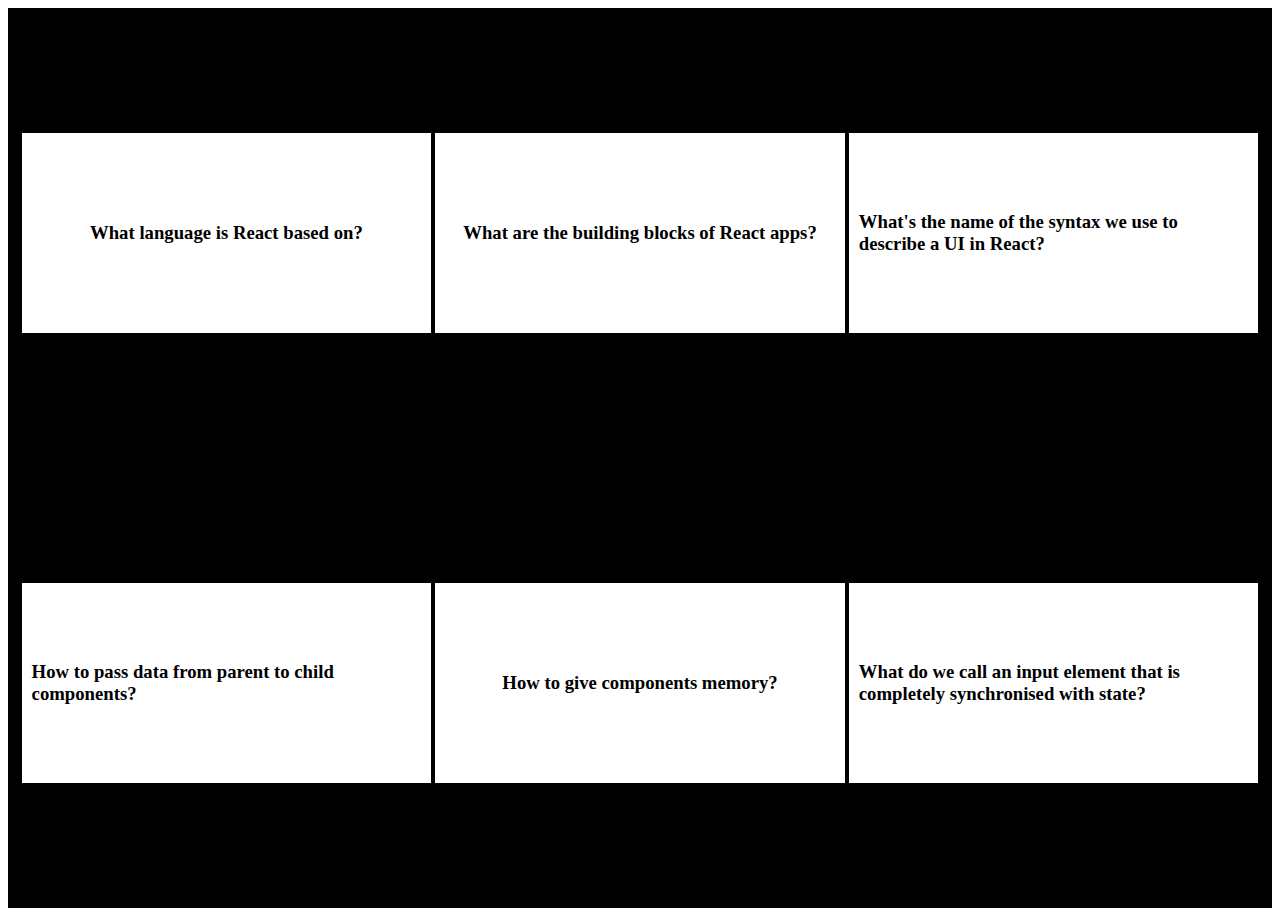
<file: Task-2-Display-Card/index.html>
<!DOCTYPE html>
<html lang="en">
<head>
  <meta charset="UTF-8">
  <meta name="viewport" content="width=device-width, initial-scale=1.0">
  <title>Task-2</title>
</head>
<link rel="stylesheet" href="./index.css">
<body>
  <div id="questionContainer">

  </div>

  <script src="./index.js"></script>
</body>
</html>
</file>
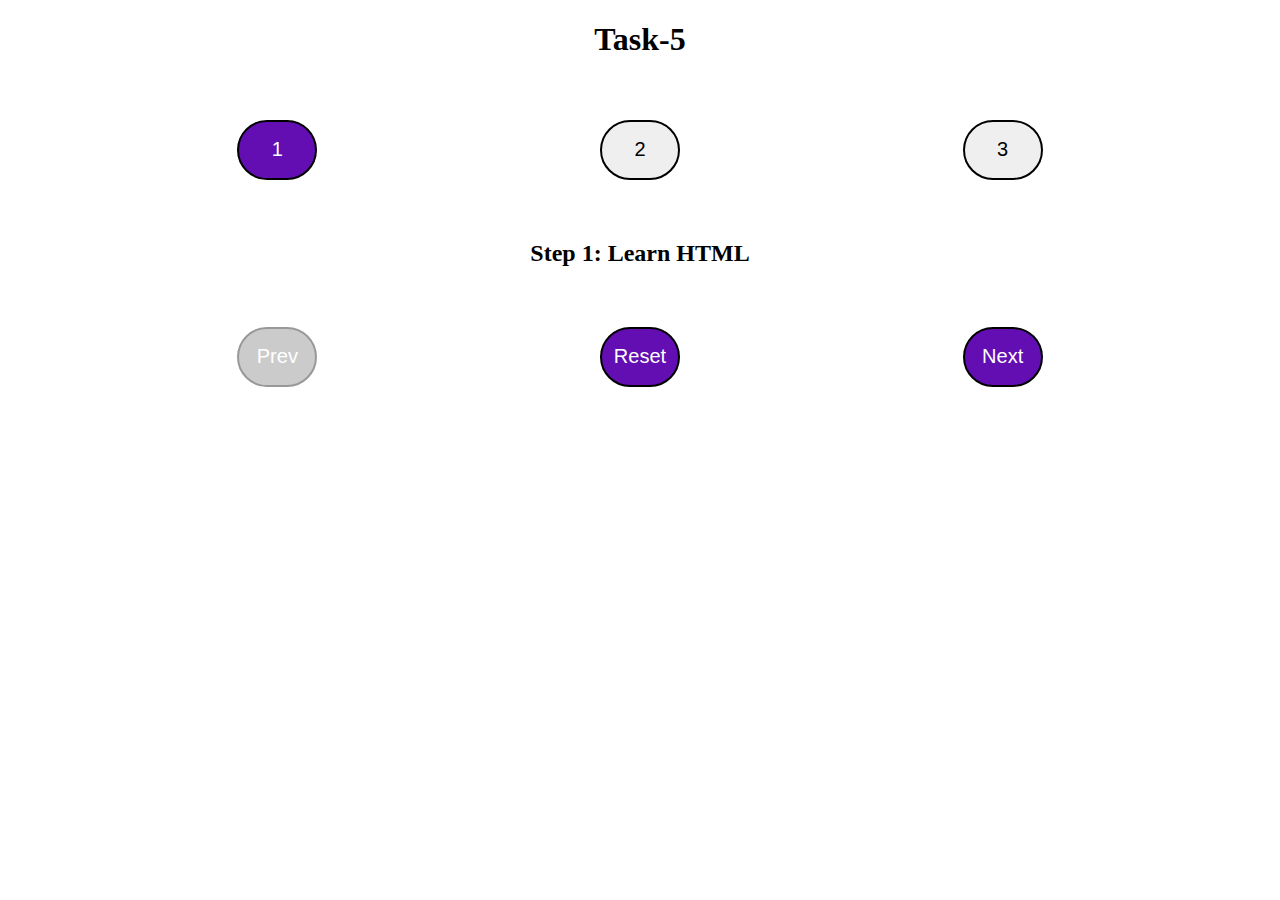
<file: Task-5-Circle-Navigation/index.html>
<!DOCTYPE html>
<html lang="en">
<head>
  <meta charset="UTF-8">
  <meta name="viewport" content="width=device-width, initial-scale=1.0">
  <title>Dancing Button</title>
  <link rel="stylesheet" href="./index.css">
</head>
<body>
  <h1 id="mainHeading">Task-5</h1>

  <div id="container">
    <div class="nmbr">
      <button id="1" class="btn">1</button>
      <button id="2" class="btn">2</button>
      <button id="3" class="btn">3</button>
    </div>
    <h2 class="text">Step 1: Learn HTML</h2>
    <div class="button">
      <button id="prev" class="btn purple">Prev</button>
      <button id="reset" class="btn purple">Reset</button>
      <button id="next" class="btn purple">Next</button>
    </div>
  </div>

<script src="./index.js"></script>
</body>
</html>
</file>
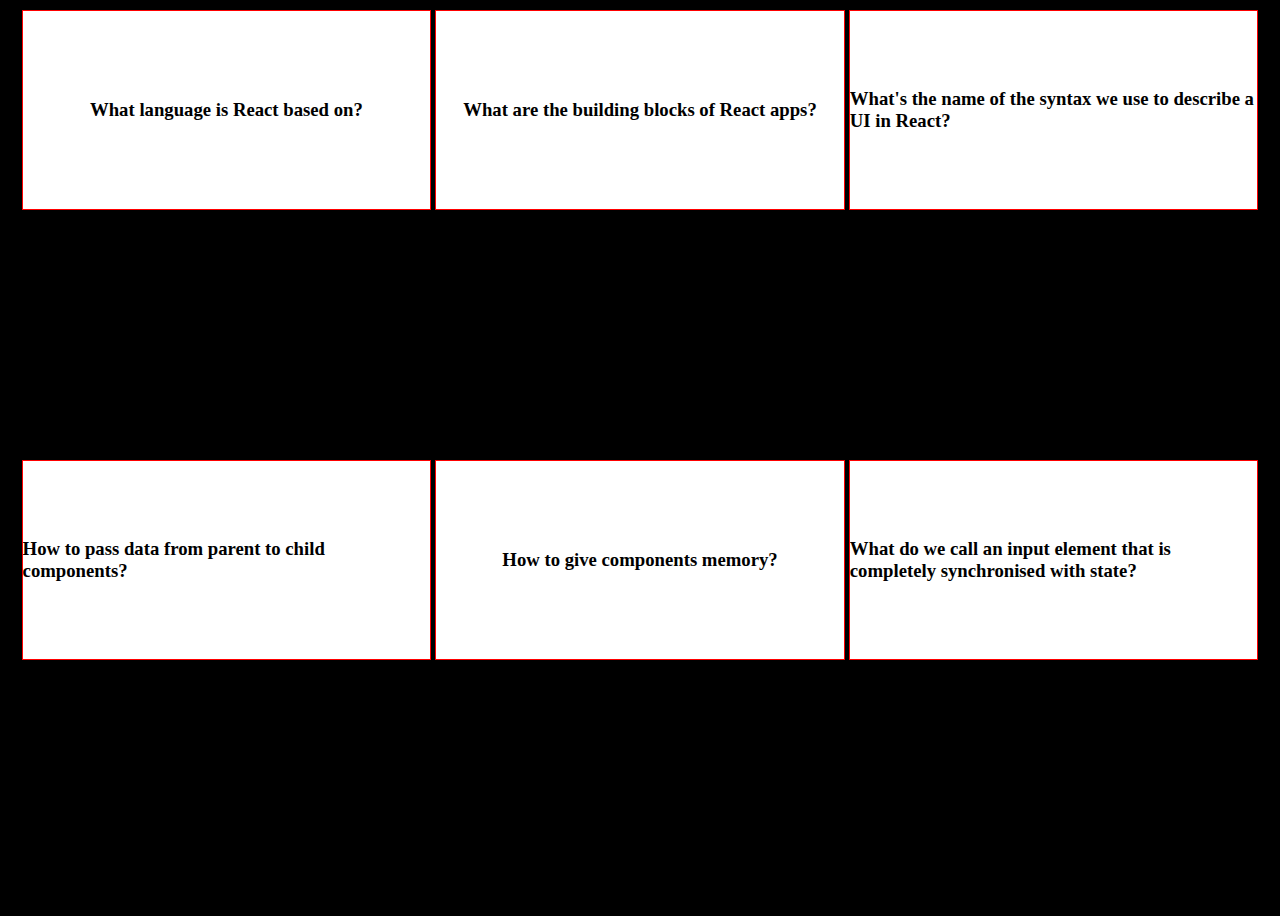
<file: Task2/index.html>
<!DOCTYPE html>
<html lang="en">
  <head>
    <meta charset="UTF-8" />
    <meta name="viewport" content="width=device-width, initial-scale=1.0" />
    <title>Task 2</title>
    <link rel="stylesheet" href="./index.css">
  </head>
  <body>
    <div class="container">
      <div class="item" id="1" onclick="question1()">
        <h3 id="qh1">What language is React based on?</h3>
      </div>
      <div class="item" id="2" onclick="question2()">
        <h3 id="qh2">What are the building blocks of React apps?</h3>
      </div>
      <div class="item" id="3" onclick="question3()">
        <h3 id="qh3">What's the name of the syntax we use to describe a UI in React?</h3>
      </div>
      <div class="item" id="4" onclick="question4()">
        <h3 id="qh4">How to pass data from parent to child components?</h3>
      </div>
      <div class="item" id="5" onclick="question5()">
        <h3 id="qh5">How to give components memory?</h3>
      </div>
      <div class="item" id="6" onclick="question6()">
        <h3 id="qh6">
          What do we call an input element that is completely synchronised with
          state?
        </h3>
      </div>
    </div>

    <script src="./index.js"></script>
  </body>
</html>
</file>
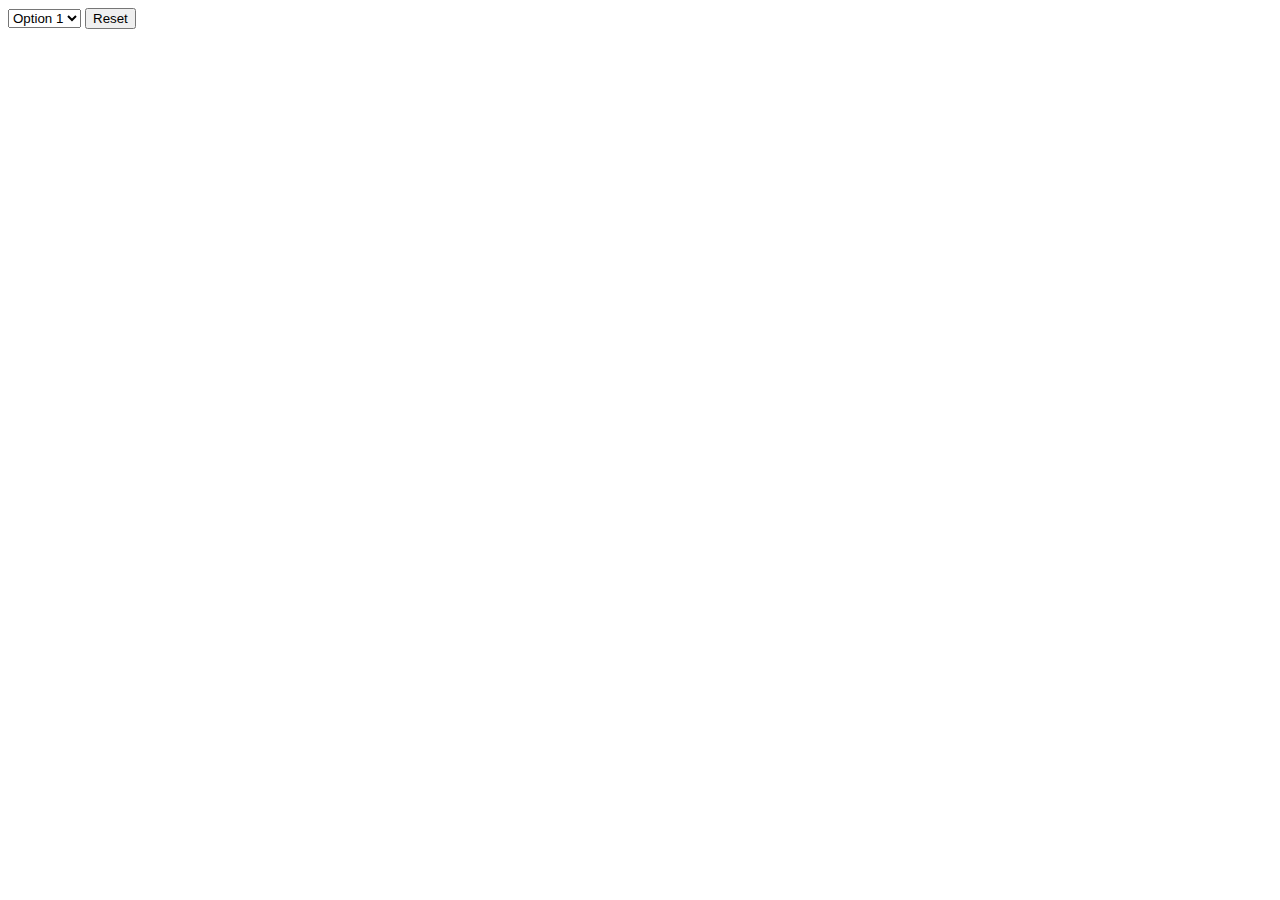
<file: Task-2-Display-Card/kk.html>
<!DOCTYPE html>
<html lang="en">
<head>
    <meta charset="UTF-8">
    <meta name="viewport" content="width=device-width, initial-scale=1.0">
    <title>Reset Dropdown</title>
</head>
<body>
    <select id="myDropdown">
        <option value="1">Option 1</option>
        <option value="2">Option 2</option>
        <option value="3">Option 3</option>
    </select>
    <button onclick="resetDropdown()">Reset</button>

    <script>
        function resetDropdown() {
            document.getElementById("myDropdown").selectedIndex = -1;
        }
    </script>
</body>
</html>
</file>
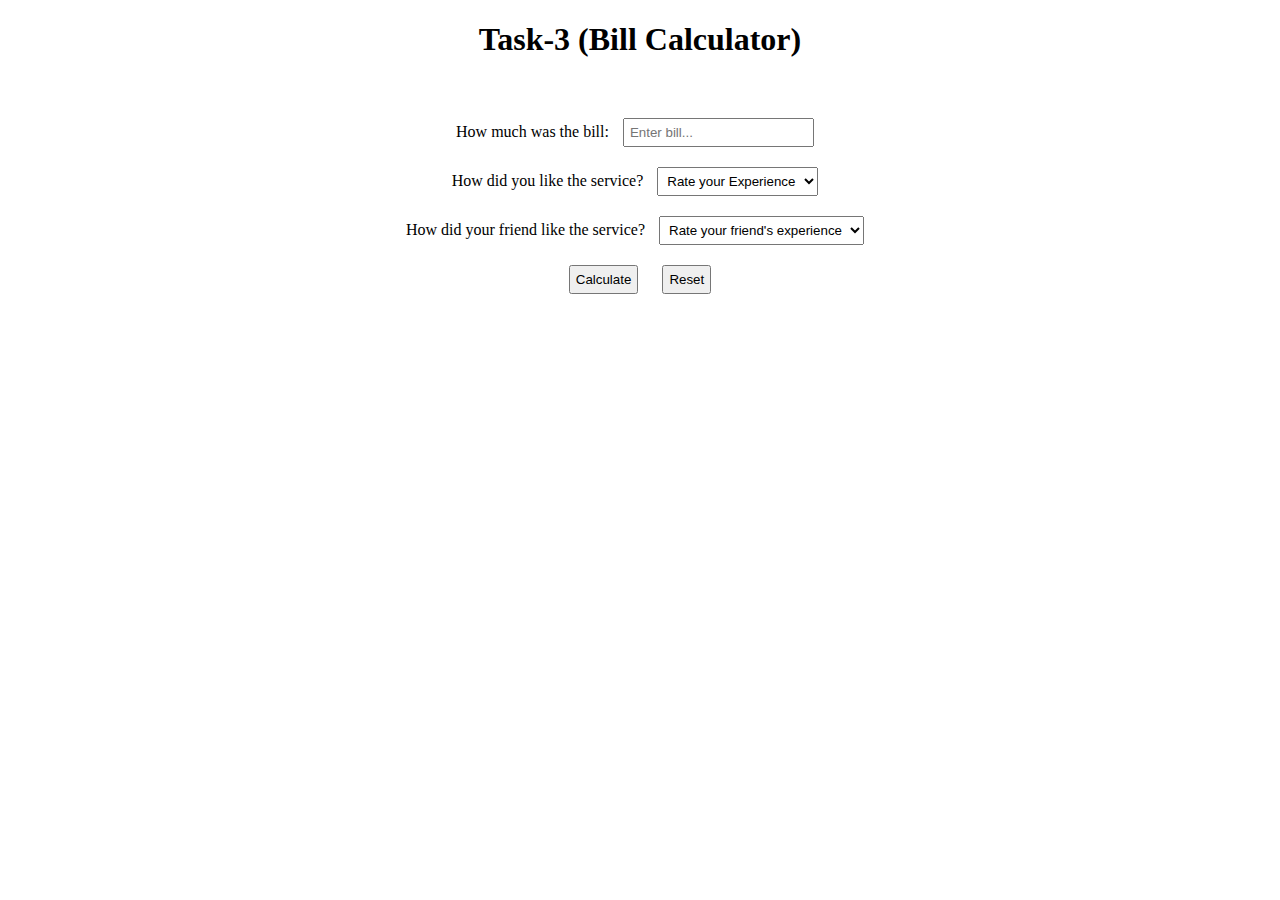
<file: Task-4-Bill-Calculator/Bill-Cal.html>
<!DOCTYPE html>
<html lang="en">
<head>
  <meta charset="UTF-8">
  <meta name="viewport" content="width=device-width, initial-scale=1.0">
  <title>Task-3 (Bill Calculator)</title>
  <link rel="stylesheet" href="./Bill-Cal.css">
</head>
<body>
  <h1 id="mainHeading">Task-3 (Bill Calculator)</h1>
  <div id="container">
    <label for="bill">How much was the bill: </label>
    <input type="text"name="bill"class="inputField" placeholder="Enter bill...">
    <br>
    <label for="yourExp">How did you like the service? </label>
    <select name="yourExp" id="yourExp" class="dropDown">
      <option value="">Rate your Experience</option>
      <option value="5">It was ok (5%)</option>
      <option value="10">It was ok (10%)</option>
      <option value="15">It was ok (15%)</option>
    </select>
    <br>
    <label for="frndExp">How did your friend like the service? </label>
    <select name="frndExp" id="frndExp"class="dropDown">
      <option value="">Rate your friend's experience</option>
      <option value="5">It was ok (5%)</option>
      <option value="10">It was ok (10%)</option>
      <option value="15">It was ok (15%)</option>
    </select> <br>
    <h3 id="msg" class="none">Total bill</h3>
    <button class="btn" onclick="cal()">Calculate</button>
    <button class="btn" onclick="reset()">Reset</button> <br>
  </div>
  <script src="./Bill-Cal.js"></script>
</body>
</html>
</file>
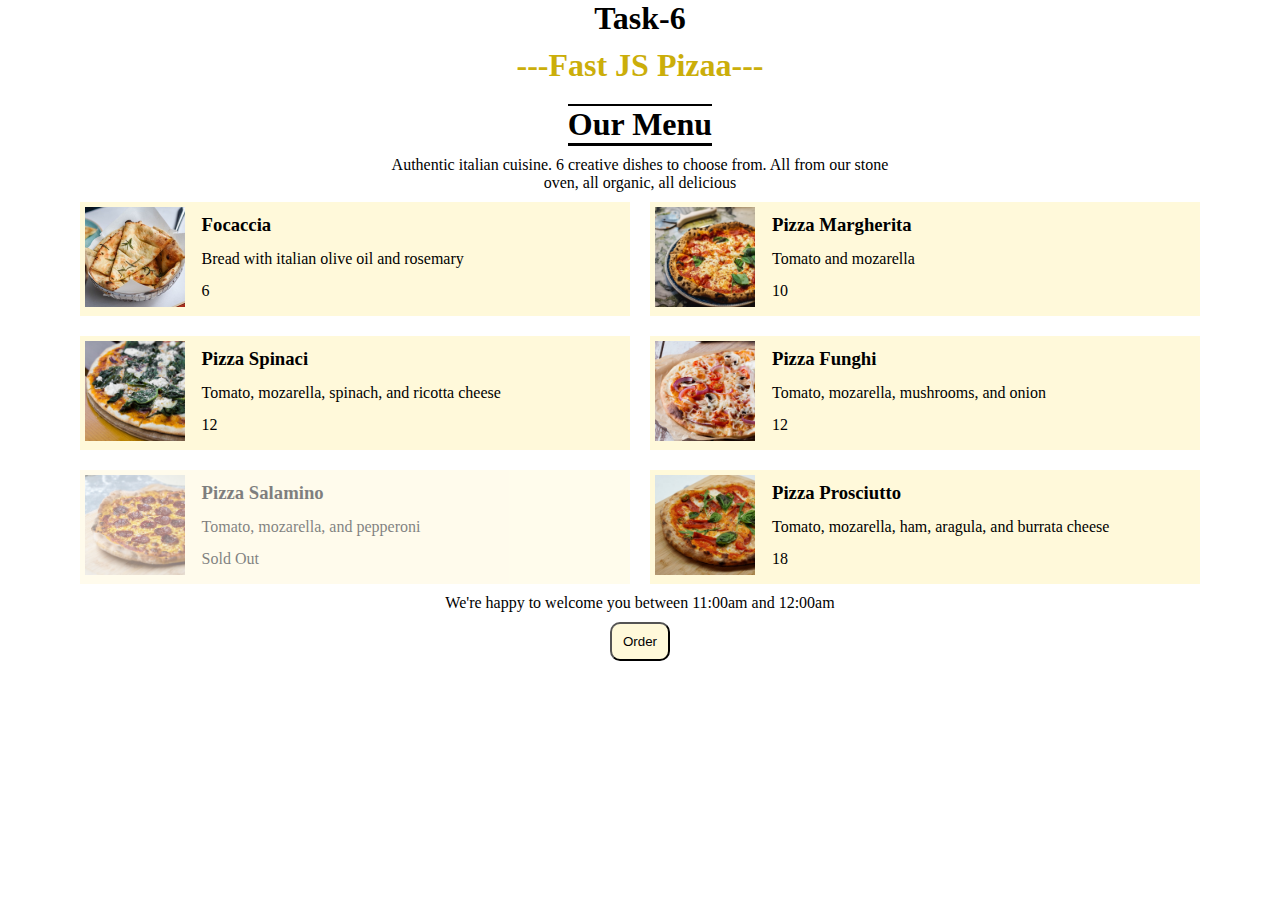
<file: Task-6-Menu/menu.html>
<!DOCTYPE html>
<html lang="en">
<head>
  <meta charset="UTF-8">
  <meta name="viewport" content="width=device-width, initial-scale=1.0">
  <title>Pizza Menu</title>
  <link rel="stylesheet" href="./menu.css">
</head>
<body>
  <div class="nav">
    <h1 id="mainHeading" >Task-6</h1>
    <h1 id="name" >---Fast JS Pizaa---</h1>
    <h1 id="menu" >Our Menu</h1>
    <p id="disc" class="center">Authentic italian cuisine. 6 creative dishes to choose from. All from our stone oven, all organic, all delicious</p>
  </div>

  <div class="container">

  </div>
  <script src="./menu.js"></script>
</body>
</html>
</file>
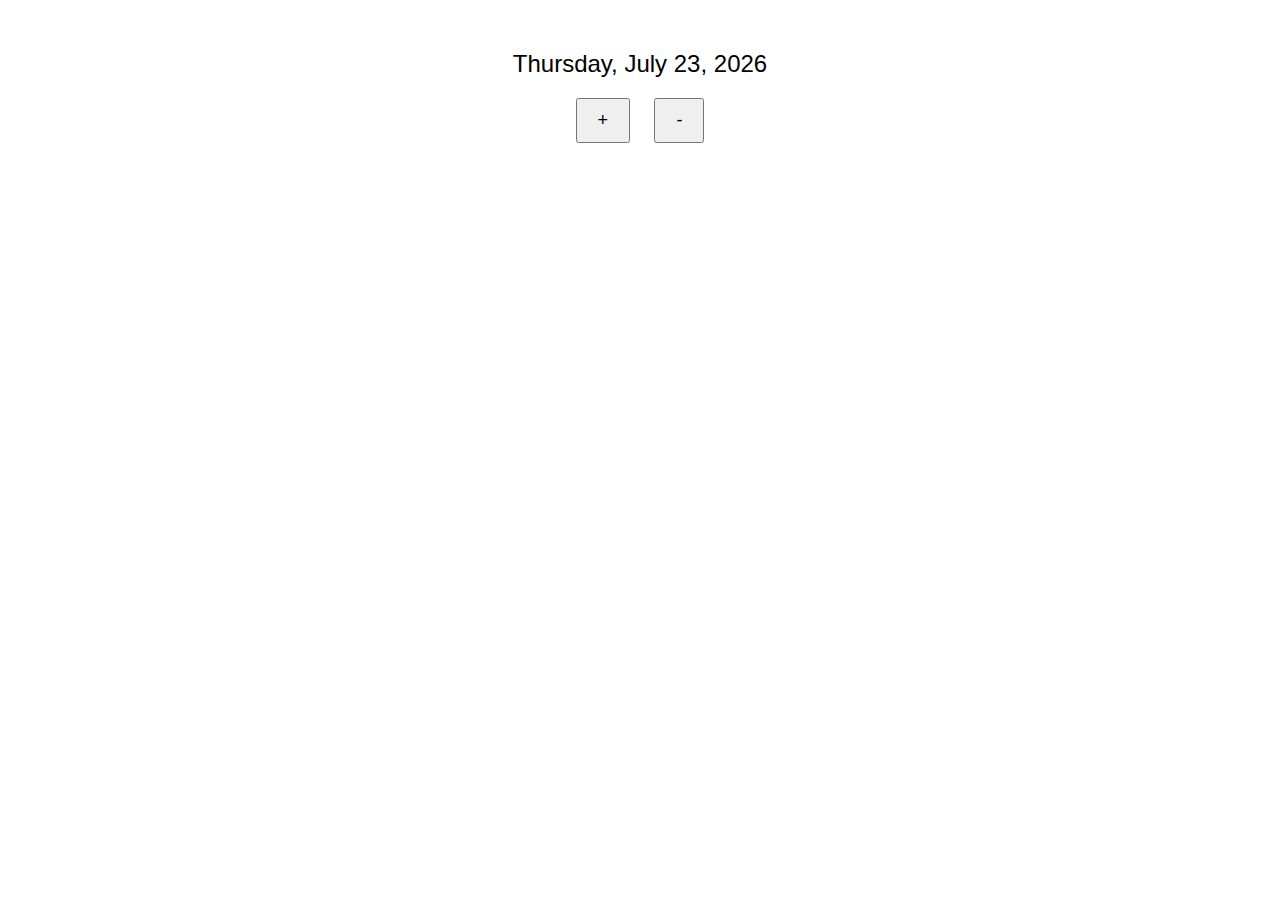
<file: Task-7-Yesterday-Tomorrow-Date/date.html>
<!DOCTYPE html>
<html lang="en">
<head>
<meta charset="UTF-8">
<meta name="viewport" content="width=device-width, initial-scale=1.0">
<title>Date Manipulation</title>
<style>
  body {
    font-family: Arial, sans-serif;
    text-align: center;
  }
  .container {
    margin-top: 50px;
  }
  .date-display {
    font-size: 24px;
    margin-bottom: 20px;
  }
  .btn {
    font-size: 18px;
    padding: 10px 20px;
    margin: 0 10px;
    cursor: pointer;
  }
</style>
</head>
<body>
<div class="container">
  <div class="date-display" id="dateDisplay"></div>
  <button class="btn" onclick="showNextDay()">+</button>
  <button class="btn" onclick="showPreviousDay()">-</button>
</div>

<script>
  // Function to display current date
  function displayCurrentDate() {
    const currentDate = new Date();
    const options = { weekday: 'long', year: 'numeric', month: 'long', day: 'numeric' };
    document.getElementById('dateDisplay').textContent = currentDate.toLocaleDateString('en-US', options);
  }

  // Function to show the next day
  function showNextDay() {
    const currentDate = new Date(document.getElementById('dateDisplay').textContent);
    const nextDay = new Date(currentDate);
    nextDay.setDate(currentDate.getDate() + 1);
    const options = { weekday: 'long', year: 'numeric', month: 'long', day: 'numeric' };
    document.getElementById('dateDisplay').textContent = nextDay.toLocaleDateString('en-US', options);
  }

  // Function to show the previous day
  function showPreviousDay() {
    const currentDate = new Date(document.getElementById('dateDisplay').textContent);
    const previousDay = new Date(currentDate);
    previousDay.setDate(currentDate.getDate() - 1);
    const options = { weekday: 'long', year: 'numeric', month: 'long', day: 'numeric' };
    document.getElementById('dateDisplay').textContent = previousDay.toLocaleDateString('en-US', options);
  }

  // Initial call to display current date
  displayCurrentDate();
</script>
</body>
</html>
</file>
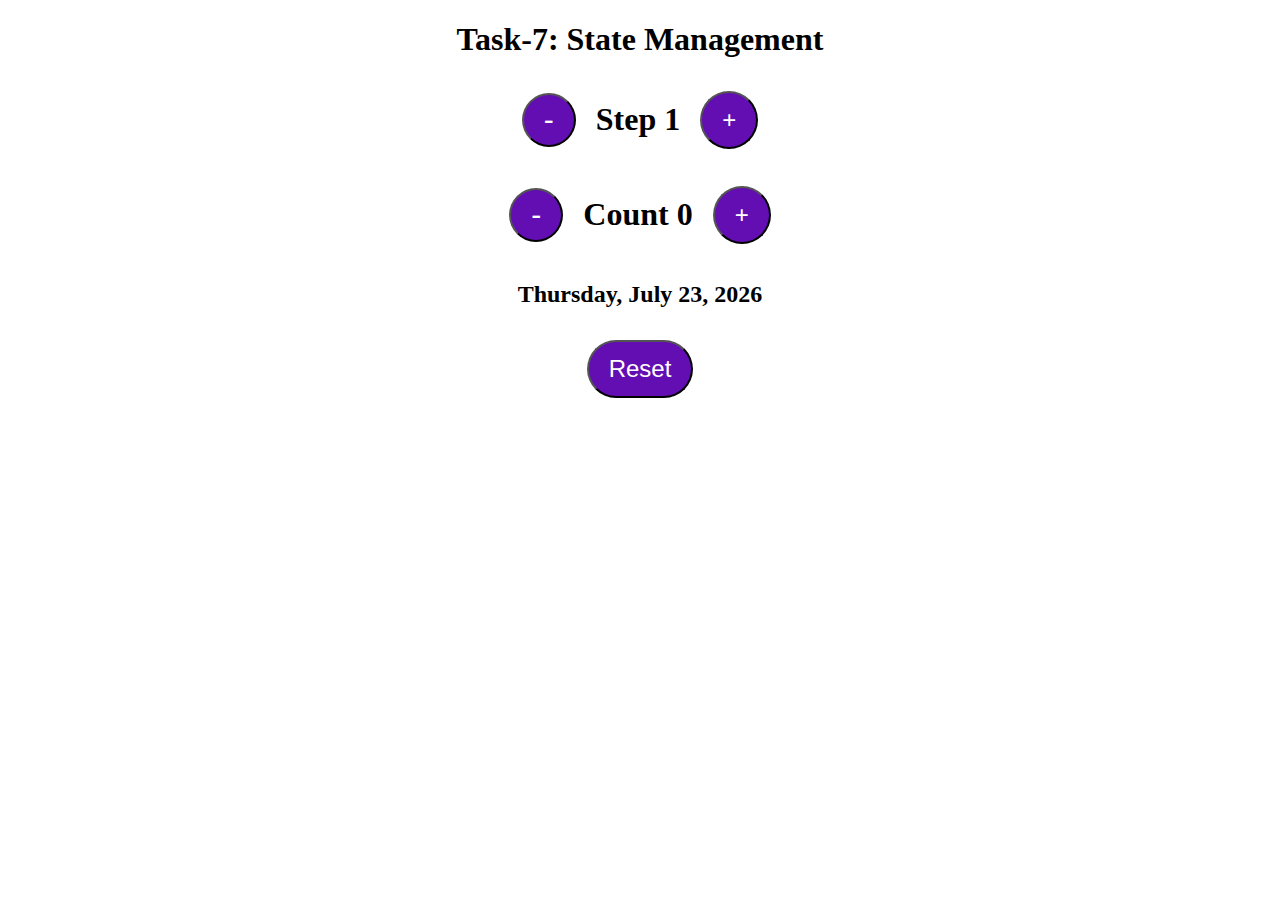
<file: Task-8-Date-State-Management/StateManagement.html>
<!DOCTYPE html>
<html lang="en">
  <head>
    <meta charset="UTF-8" />
    <meta name="viewport" content="width=device-width, initial-scale=1.0" />
    <title>Task-7: State Management</title>
    <link rel="stylesheet" href="./StateManagement.css" />
  </head>
  <body>
    <h1 class="mainHeading textCenter">Task-7: State Management</h1>
    <div id="container">
      <div class="stepDiv flex">
        <button id="step-Minus" class="minus backPurple" onclick="stepMinus()">
          -
        </button>
        <h1 class="step">Step 1</h1>
        <button id="step-Plus" class="plus backPurple" onclick="stepPlus()">
          +
        </button>
      </div>

      <div class="countDiv flex">
        <button
          id="count-Minus"
          class="minus backPurple"
          onclick="countMinus()"
        >
          -
        </button>
        <h1 class="count">Count 0</h1>
        <button id="count-Plus" class="plus backPurple" onclick="countPlus()">
          +
        </button>
      </div>
      <div class="date flex">
        <h2 class="datePara"></h2>
      </div>
      <h2 id="advice" class="textCenter"></h2>
      <div class="resetDiv flex">
        <button class="resetBtn backPurple plus" onclick="reset()">
          Reset
        </button>
      </div>
    </div>

    <script src="./StateManagement.js"></script>
  </body>
</html>
</file>
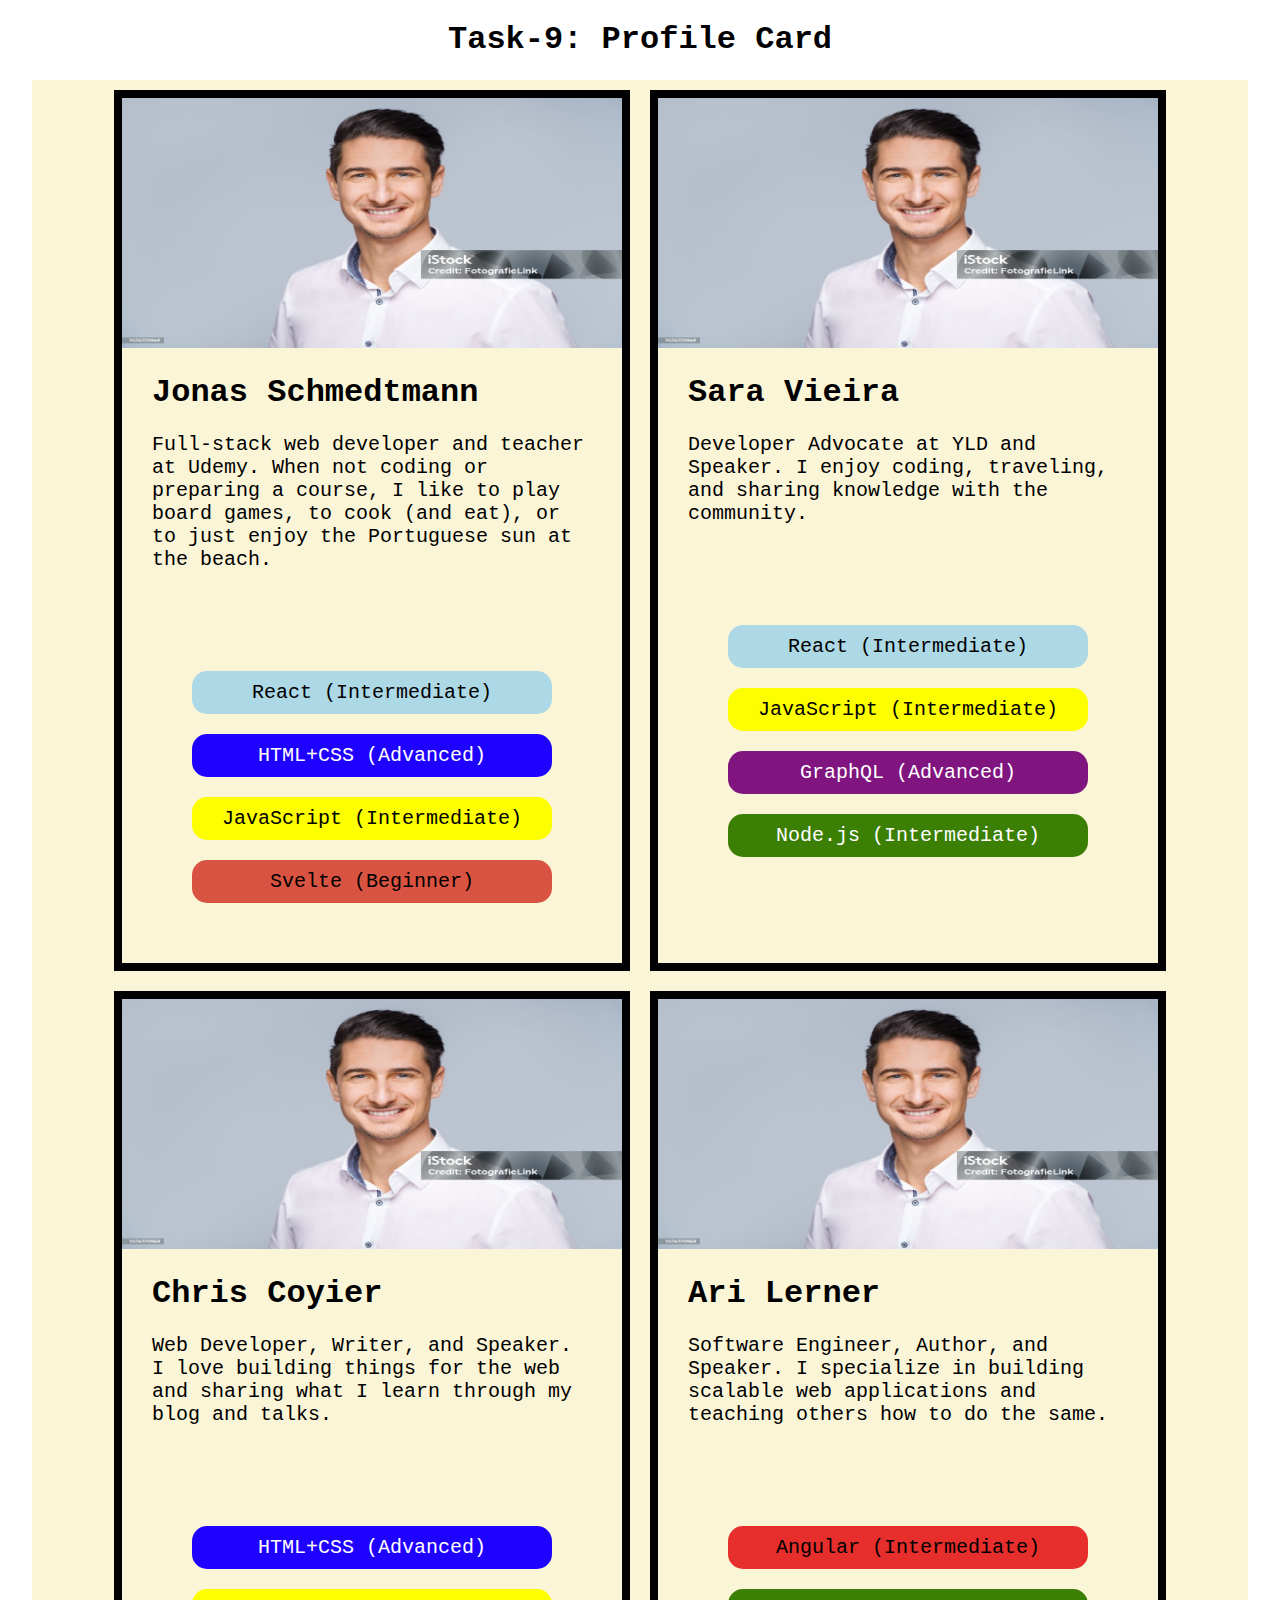
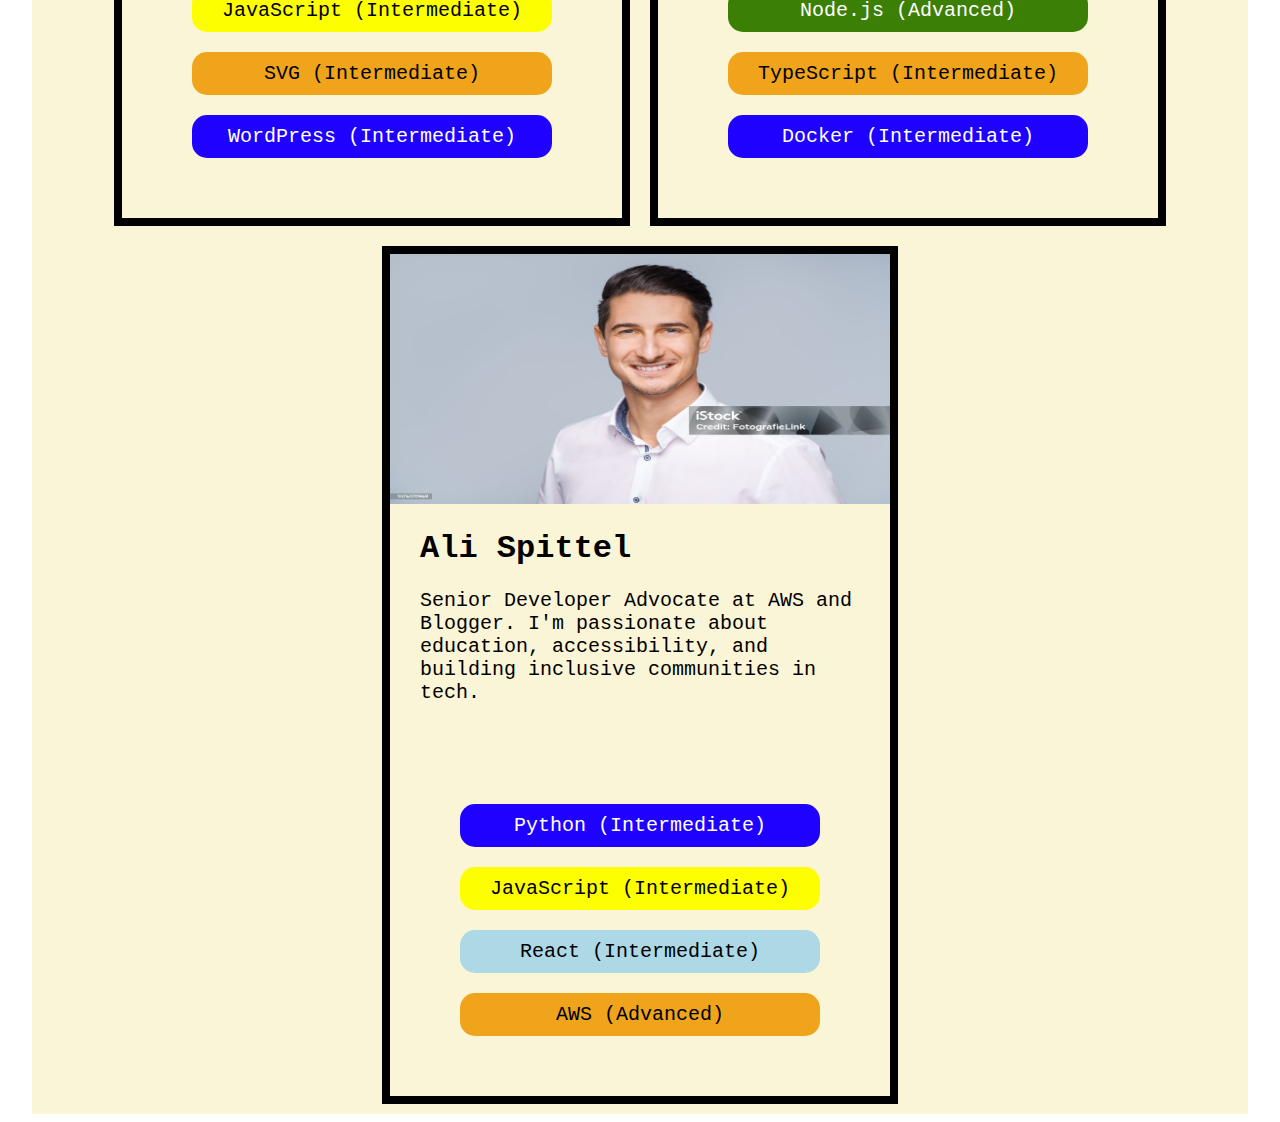
<file: Task-9-Profile-Card/profile.html>
<!DOCTYPE html>
<html lang="en">
<head>
  <meta charset="UTF-8">
  <meta name="viewport" content="width=device-width, initial-scale=1.0">
  <title>Task-9: Profile Card</title>
  <link rel="stylesheet" href="profile.css">
</head>
<body>
  <h1 id="mainHeading"class="center">Task-9: Profile Card</h1>
  <div id="container">


    <script src="profile.js"></script>
  </div>
</body>
</html>
</file>
<file: Task-2-Display-Card/index.css>
*{
  box-sizing: border-box;
}
#questionContainer{
  height: 100vh;
  background-color: black;
  display: flex;
  flex-wrap: wrap;
  /* align-items: center; */
  justify-content: center;
  align-items: center;
}
/* #questionContainer > div { */
.div{
  /* border: 1px solid red; */
  margin: 2px;
  height: 200px;
  width: 32vw;
  background-color: white;
  display: flex;
  align-items: center;
  justify-content: center;
  padding: 10px;
}
</file>
<file: Task-5-Circle-Navigation/index.css>
#mainHeading{
  text-align: center;
}
#container{
  width: 85vw;
  margin: auto;
  text-align: center;
}
.nmberCircle{
  width: 80px;
    height: 80px;
    border-radius: 50%;
    margin: 40px auto; 
    font-size: 20px;
}
.btn{
    width: 80px;
    height: 60px;
    border-radius: 30px;
    border: 2px solid #000;
    margin: 40px auto; 
    font-size: 20px;
}
.nmbr, .button{
  display: flex;
  justify-content: center;
  align-items: center;
  margin: auto;
}
.purple{
  background-color: rgb(99,14,179);
  color: white;
}
.disabled{
  background-color: grey;
  opacity: 0.4;
  cursor: not-allowed;
}
</file>
<file: Task2/index.css>
*{
  box-sizing: border-box;
}
body{
  background-color: black;
}
.container{
  height: 100vh;
  display: flex;
  flex-wrap: wrap;
  /* align-items: center; */
  justify-content: center;
}
.item{
  border: 1px solid red;
  margin: 2px;
  height: 200px;
  width: 32vw;
  background-color: white;
  display: flex;
  align-items: center;
  justify-content: center;
}
</file>
<file: Task-4-Bill-Calculator/Bill-Cal.css>
#mainHeading, #msg{
  text-align: center;
}
#container{
  width: 50vw;
  margin: 50px auto;
  text-align: center;
}
.inputField, .dropDown, .btn{
  padding: 5px;
  margin: 10px;
}
.none{
  display: none;
}
.block{
  display: block;
}
</file>
<file: Task-6-Menu/menu.css>
*{
  margin: 0;
  padding: 0;
  box-sizing: border-box;
}
/*nav....*/
.nav{
  width: 40vw;
  margin: auto;
  display: flex;
  flex-direction: column;
  align-items: center;
}
#name{
  color: rgb(203 174 10);
  margin: 10px;

}
#menu{
  border-top: 2px solid black;
  border-bottom: 3px solid black ;
  margin: 10px;
}
img{
  width: 100px;
  height: 100px;
}
/* inside menu */
.container{
  width: 90vw;
  margin: auto;
  display: flex;
  flex-wrap: wrap;
  justify-content: center;
}
.containerItem{
  width: 43vw;
  display: flex;
  margin: 10px;
  background-color: rgb(255 249 218);

}
.containerItem > div{
  margin: 5px;
}
.itemDetail > p, h3{
  padding: 7px;
}
.opacity{
  opacity: 0.5;
}
/* after menu */
.footerDiv{
  display: flex;
  flex-direction: column;
  align-items: center;
}
.btn{
  margin: 10px;
  padding: 10px;
  background-color: rgb(255 249 218);
  border-radius: 10px;
  width: 60px;
}
/* utility classes */
.center{
  text-align: center;
}
</file>
<file: Task-8-Date-State-Management/StateManagement.css>
#container {
  width: 70vw;
  margin: auto;
}
.minus {
  padding: 8px 20px;
  border-radius: 30px;
  font-size: 30px;
}
.plus {
  padding: 13px 20px;
  border-radius: 30px;
  font-size: 24px;
}
.date {
  height: 50px;
}
/* utility classes */
.flex {
  display: flex;
  align-items: center;
  justify-content: center;
}
.textCenter {
  text-align: center;
  justify-content: center;
  text-align: center;
}
#container > div {
  margin: 15px;
}
div > button,
h1 {
  padding: 0 20px;
}
.backPurple {
  background-color: rgb(99, 14, 179);
  color: white;
}
</file>
<file: Task-9-Profile-Card/profile.css>
body{
  box-sizing: border-box;
  font-family: 'Courier New', Courier, monospace;
}
.center{
  text-align: center;
}
#container{
  width: 95vw;
  margin: auto;
  display: flex;
  flex-wrap: wrap;
  justify-content: center;
  background-color:  #fbf5d7;
}
.cards{   
  border: 8px solid black;
  margin: 10px;
  width: 500px;
}
.image{
  width: 500px;
  height: 250px;
}
.name{
  font-weight: 550;
}
.detail, .skillDiv{
  padding: 0 30px;
}
.skillDiv{
  margin: 50px 0;
  display: flex;
  flex-direction: column;
}
.skill, .intro{
  font-size: 20px;
}
.skill{
  margin: 10px;
  padding: 10px;
  border-radius: 15px;
}

/*------ color classes */
.light-blue{
  background-color: rgb(173,216,230);
}
.red {
  background-color: rgb(230,46,45)
}
.orangered {
  background-color: rgb(216, 83, 66);
}
.blue {
  background-color: rgb(31,1,255);
  color: white;
}
.yellow {
  background-color: rgb(253,255,0)
}
.purple {
  background-color: rgb(128,21,128);
  color: white;
}
.green {
  background-color: rgb(59,128,4);
  color: white;
}
.goldish {
  background-color: rgb(239,164,28);
}
</file>
